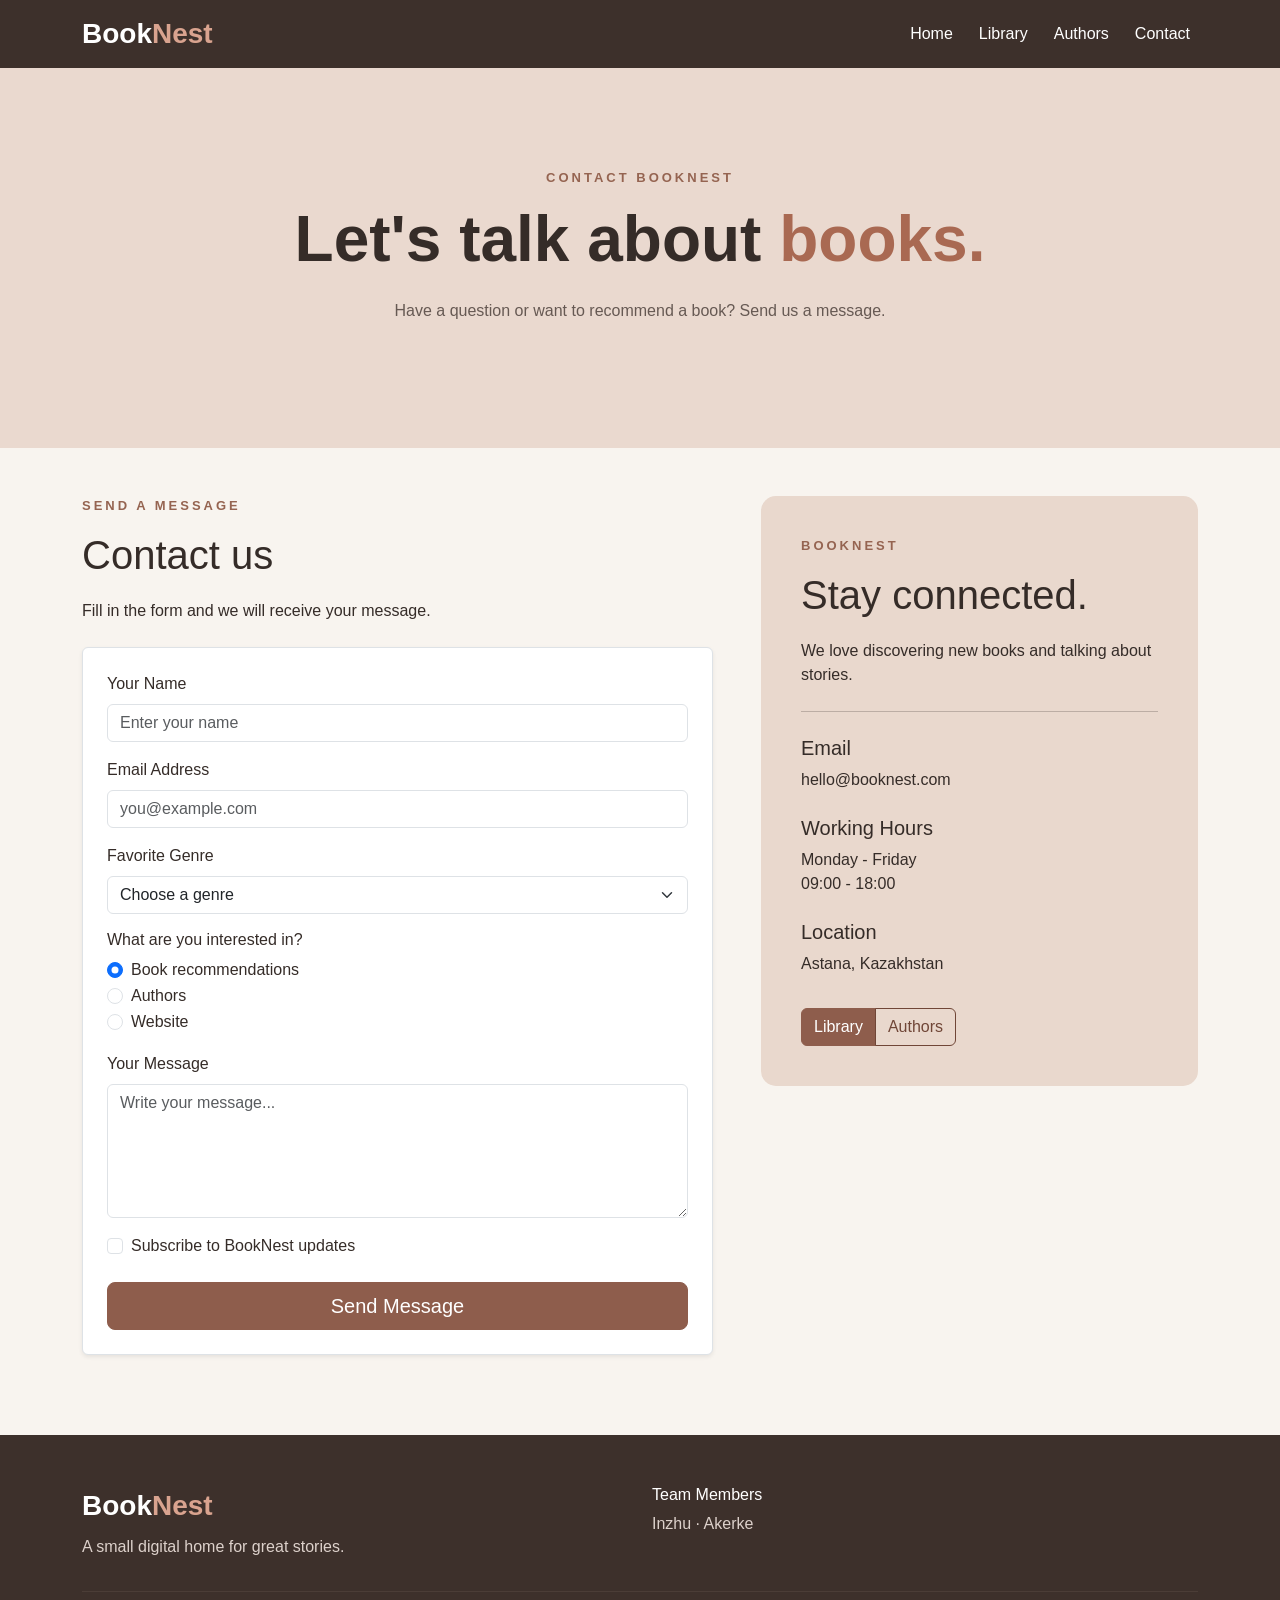
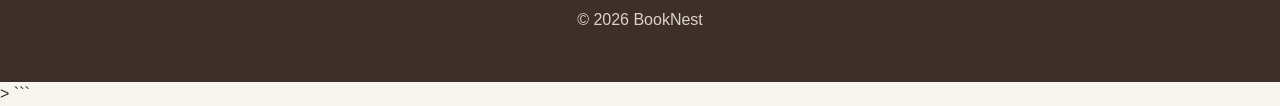
<file: contact.html>
<!DOCTYPE html>
<html lang="en">

<head>

    <meta charset="UTF-8">

    <meta
        name="viewport"
        content="width=device-width, initial-scale=1.0">

    <title>BookNest - Contact</title>

    <!-- Bootstrap CSS -->

    <link
        href="https://cdn.jsdelivr.net/npm/bootstrap@5.3.3/dist/css/bootstrap.min.css"
        rel="stylesheet">

    <!-- Our CSS -->

    <link
        rel="stylesheet"
        href="css/style.css">

</head>


<body>


<!-- NAVBAR  -->

<nav class="navbar navbar-expand-lg navbar-dark">

    <div class="container">

        <a
            class="navbar-brand logo"
            href="index.html">

            Book<span>Nest</span>

        </a>


        <button
            class="navbar-toggler"
            type="button"
            data-bs-toggle="collapse"
            data-bs-target="#mainNavbar"
            aria-controls="mainNavbar"
            aria-expanded="false"
            aria-label="Open navigation menu">

            <span class="navbar-toggler-icon"></span>

        </button>


        <div
            class="collapse navbar-collapse"
            id="mainNavbar">

            <ul class="navbar-nav ms-auto">

                <li class="nav-item">

                    <a
                        class="nav-link"
                        href="index.html">

                        Home

                    </a>

                </li>


                <li class="nav-item">

                    <a
                        class="nav-link"
                        href="books.html">

                        Library

                    </a>

                </li>


                <li class="nav-item">

                    <a
                        class="nav-link"
                        href="authors.html">

                        Authors

                    </a>

                </li>


                <li class="nav-item">

                    <a
                        class="nav-link active"
                        href="contact.html">

                        Contact

                    </a>

                </li>

            </ul>

        </div>

    </div>

</nav>



<!-- HEADER -->

<header class="hero">

    <div class="container text-center">

        <p class="small-title">
            CONTACT BOOKNEST
        </p>

        <h1>
            Let's talk about
            <span>books.</span>
        </h1>

        <p class="hero-text">
            Have a question or want to recommend
            a book? Send us a message.
        </p>

    </div>

</header>



<!-- CONTACT FORM -->

<main class="container my-5">

    <div class="row g-5 align-items-start">


        <!-- FORM -->

        <div class="col-12 col-lg-7">

            <div class="mb-4">

                <p class="small-title">
                    SEND A MESSAGE
                </p>

                <h2>
                    Contact us
                </h2>

                <p>
                    Fill in the form and we will
                    receive your message.
                </p>

            </div>


            <form
                class="p-4 border rounded bg-white shadow-sm">


                <!-- NAME -->

                <div class="mb-3">

                    <label
                        for="name"
                        class="form-label">

                        Your Name

                    </label>


                    <input
                        type="text"
                        class="form-control"
                        id="name"
                        placeholder="Enter your name"
                        required>

                </div>


                <!-- EMAIL -->

                <div class="mb-3">

                    <label
                        for="email"
                        class="form-label">

                        Email Address

                    </label>


                    <input
                        type="email"
                        class="form-control"
                        id="email"
                        placeholder="you@example.com"
                        required>

                </div>


                <!-- GENRE -->

                <div class="mb-3">

                    <label
                        for="genre"
                        class="form-label">

                        Favorite Genre

                    </label>


                    <select
                        class="form-select"
                        id="genre"
                        required>

                        <option value="">
                            Choose a genre
                        </option>

                        <option>
                            Fiction
                        </option>

                        <option>
                            Romance
                        </option>

                        <option>
                            Fantasy
                        </option>

                        <option>
                            Mystery
                        </option>

                        <option>
                            Classics
                        </option>

                    </select>

                </div>


                <!-- RADIO BUTTONS -->

                <fieldset class="mb-3">

                    <legend class="form-label h6">
                        What are you interested in?
                    </legend>


                    <div class="form-check">

                        <input
                            class="form-check-input"
                            type="radio"
                            name="interest"
                            id="recommendations"
                            value="recommendations"
                            checked>

                        <label
                            class="form-check-label"
                            for="recommendations">

                            Book recommendations

                        </label>

                    </div>


                    <div class="form-check">

                        <input
                            class="form-check-input"
                            type="radio"
                            name="interest"
                            id="authors"
                            value="authors">

                        <label
                            class="form-check-label"
                            for="authors">

                            Authors

                        </label>

                    </div>


                    <div class="form-check">

                        <input
                            class="form-check-input"
                            type="radio"
                            name="interest"
                            id="website"
                            value="website">

                        <label
                            class="form-check-label"
                            for="website">

                            Website

                        </label>

                    </div>

                </fieldset>


                <!-- MESSAGE -->

                <div class="mb-3">

                    <label
                        for="message"
                        class="form-label">

                        Your Message

                    </label>


                    <textarea
                        class="form-control"
                        id="message"
                        rows="5"
                        placeholder="Write your message..."
                        required></textarea>

                </div>


                <!-- CHECKBOX -->

                <div class="form-check mb-4">

                    <input
                        class="form-check-input"
                        type="checkbox"
                        id="newsletter">

                    <label
                        class="form-check-label"
                        for="newsletter">

                        Subscribe to BookNest updates

                    </label>

                </div>


                <!-- BUTTON -->

                <button
                    type="submit"
                    class="btn btn-primary btn-lg w-100">

                    Send Message

                </button>


            </form>

        </div>



        <!--CONTACT INFORMATION -->

        <div class="col-12 col-lg-5">

            <div class="info-box">

                <p class="small-title">
                    BOOKNEST
                </p>

                <h2>
                    Stay connected.
                </h2>

                <p>
                    We love discovering new books
                    and talking about stories.
                </p>


                <hr class="my-4">


                <h3 class="h5">
                    Email
                </h3>

                <p>
                    hello@booknest.com
                </p>


                <h3 class="h5 mt-4">
                    Working Hours
                </h3>

                <p>
                    Monday - Friday
                    <br>
                    09:00 - 18:00
                </p>


                <h3 class="h5 mt-4">
                    Location
                </h3>

                <p>
                    Astana, Kazakhstan
                </p>


                <!-- BUTTON GROUP -->

                <div
                    class="btn-group mt-3"
                    role="group"
                    aria-label="Contact actions">

                    <a
                        href="books.html"
                        class="btn btn-primary">
                        Library
                    </a>

                    <a
                        href="authors.html"
                        class="btn btn-outline-secondary">
                        Authors
                    </a>

                </div>

            </div>

        </div>

    </div>

</main>



<!-- FOOTER -->

<footer class="site-footer">

    <div class="container">

        <div class="row g-4">

            <div class="col-12 col-md-6">

                <a
                    href="index.html"
                    class="logo">

                    Book<span>Nest</span>

                </a>

                <p class="mt-2">
                    A small digital home for great stories.
                </p>

            </div>


            <div class="col-12 col-md-6">

                <h3 class="h6">
                    Team Members
                </h3>

                <p>
                    Inzhu · Akerke
                </p>

            </div>

        </div>


        <hr>


        <p class="text-center mb-0">
            © 2026 BookNest
        </p>

    </div>

</footer>


>

<script
    src="https://cdn.jsdelivr.net/npm/bootstrap@5.3.3/dist/js/bootstrap.bundle.min.js">
</script>


</body>

</html>
```
</file>
<file: css/style.css>
* {
    box-sizing: border-box;
}

body {
    margin: 0;
    background: #f8f4ef;
    color: #352c28;
    font-family: Arial, sans-serif;
}

img {
    max-width: 100%;
}

a {
    text-decoration: none;
}


/* NAVBAR  */

.navbar {
    background: #3d302b;
}

.logo {
    font-size: 28px;
    font-weight: bold;
    color: #ffffff !important;
}

.logo span {
    color: #d9a38f;
}

.nav-link {
    color: #ffffff !important;
    margin-left: 10px;
}

.nav-link:hover {
    color: #e7b9a5 !important;
}


/*  HERO */

.hero {
    padding: 100px 20px;
    background: #ead9cf;
}

.small-title {
    font-size: 13px;
    letter-spacing: 3px;
    font-weight: bold;
    color: #956451;
    text-transform: uppercase;
}

.hero h1 {
    font-size: 64px;
    font-weight: bold;
    line-height: 1.1;
}

.hero h1 span {
    color: #a96952;
}

.hero-text {
    max-width: 650px;
    margin: 25px auto;
    color: #665953;
}


/*  BUTTONS */

.btn-primary {
    background: #8e5d4c;
    border-color: #8e5d4c;
}

.btn-primary:hover {
    background: #704637;
    border-color: #704637;
}

.btn-outline-secondary {
    color: #704637;
    border-color: #704637;
}

.btn-outline-secondary:hover {
    background: #704637;
    color: #ffffff;
}


/* HEADINGS */

h1 {
    font-size: 56px;
}

h2 {
    font-size: 40px;
    margin-bottom: 20px;
}

h3 {
    font-size: 24px;
}


/*  INFO BOX  */

.info-box {
    background: #e9d8cd;
    padding: 40px;
    border-radius: 15px;
}


/* RESPONSIVE CARDS  */

.responsive-card-group {
    display: flex;
    gap: 20px;
}

.responsive-card {
    flex: 1;
    padding: 30px;
    background: #ead9cf;
    border: 1px solid #d8c3b7;
    border-radius: 15px;
}

.card-number {
    font-size: 14px;
    color: #956451;
    font-weight: bold;
}


/*  BOOTSTRAP CARDS */

.card {
    border-radius: 15px;
    overflow: hidden;
    background: #ffffff;
}

.card-img-top {
    height: 250px;
    object-fit: cover;
}


/* CAROUSEL  */

.carousel {
    border-radius: 15px;
    overflow: hidden;
}

.carousel img {
    height: 420px;
    object-fit: cover;
}


/*  FOOTER */

.site-footer {
    margin-top: 80px;
    padding: 50px 0;
    background: #3d302b;
    color: #ffffff;
}

.site-footer p {
    color: #ddd1cb;
}

.site-footer hr {
    border-color: #74655e;
}


/* TABLET  */

@media (max-width: 991px) {

    /* Task 1 */

    h1 {
        font-size: 44px;
    }

    h2 {
        font-size: 34px;
    }

    p {
        font-size: 16px;
    }


    /* Task 2 */

    .responsive-card-group {
        flex-wrap: wrap;
    }

    .responsive-card {
        flex: 0 0 calc(50% - 10px);
    }


    /* Carousel */

    .carousel img {
        height: 350px;
    }

}


/* MOBILE */

@media (max-width: 576px) {

    /* Task 1 */

    h1 {
        font-size: 34px;
    }

    h2 {
        font-size: 28px;
    }

    h3 {
        font-size: 20px;
    }

    p {
        font-size: 15px;
    }


    /* Hero */

    .hero {
        padding: 70px 20px;
    }

    .hero h1 {
        font-size: 36px;
    }


    /* Buttons */

    .hero-buttons {
        display: flex;
        flex-direction: column;
        gap: 10px;
    }

    .hero-buttons .btn {
        width: 100%;
    }


    /* Task 2 */

    .responsive-card-group {
        display: block;
    }

    .responsive-card {
        width: 100%;
        margin-bottom: 15px;
    }


    /* Carousel */

    .carousel img {
        height: 250px;
    }


    /* Navbar */

    .nav-link {
        margin-left: 0;
        padding: 10px 0;
    }


    /* Info box */

    .info-box {
        padding: 25px;
    }

}
</file>
